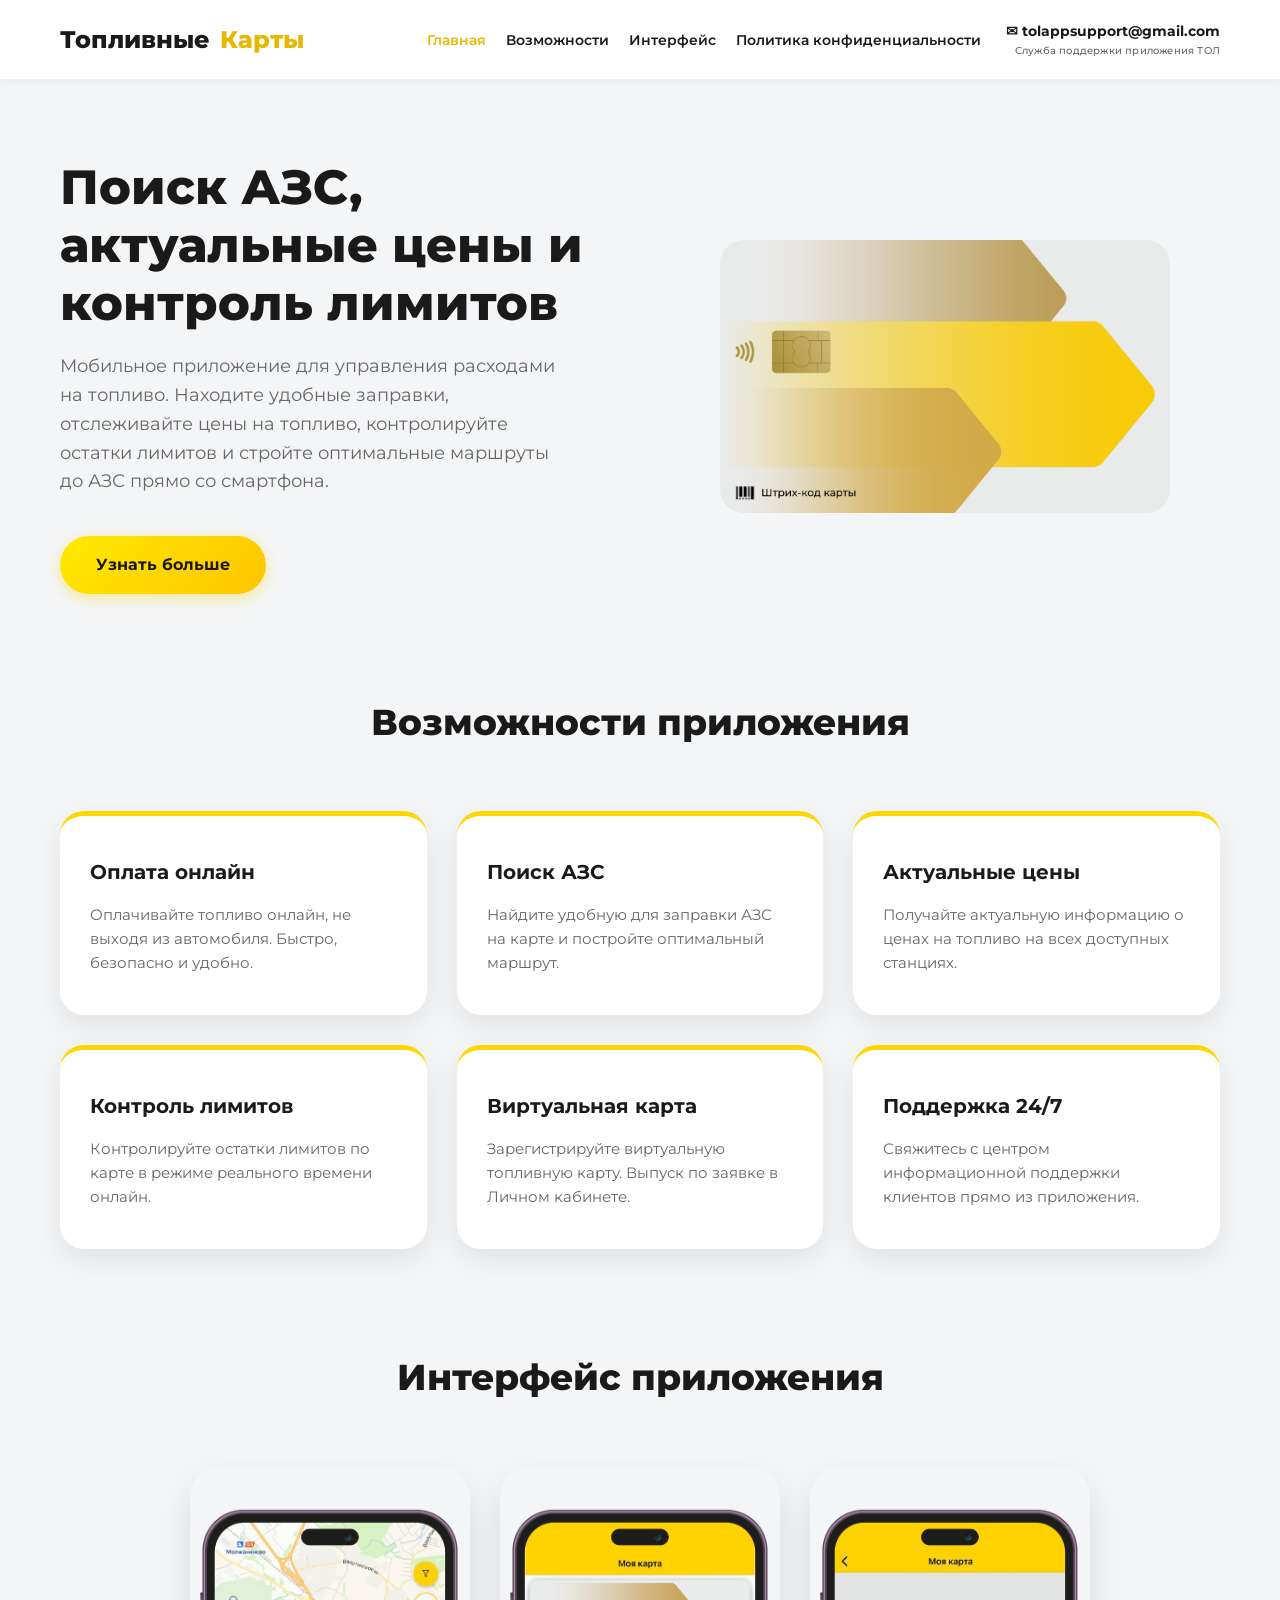
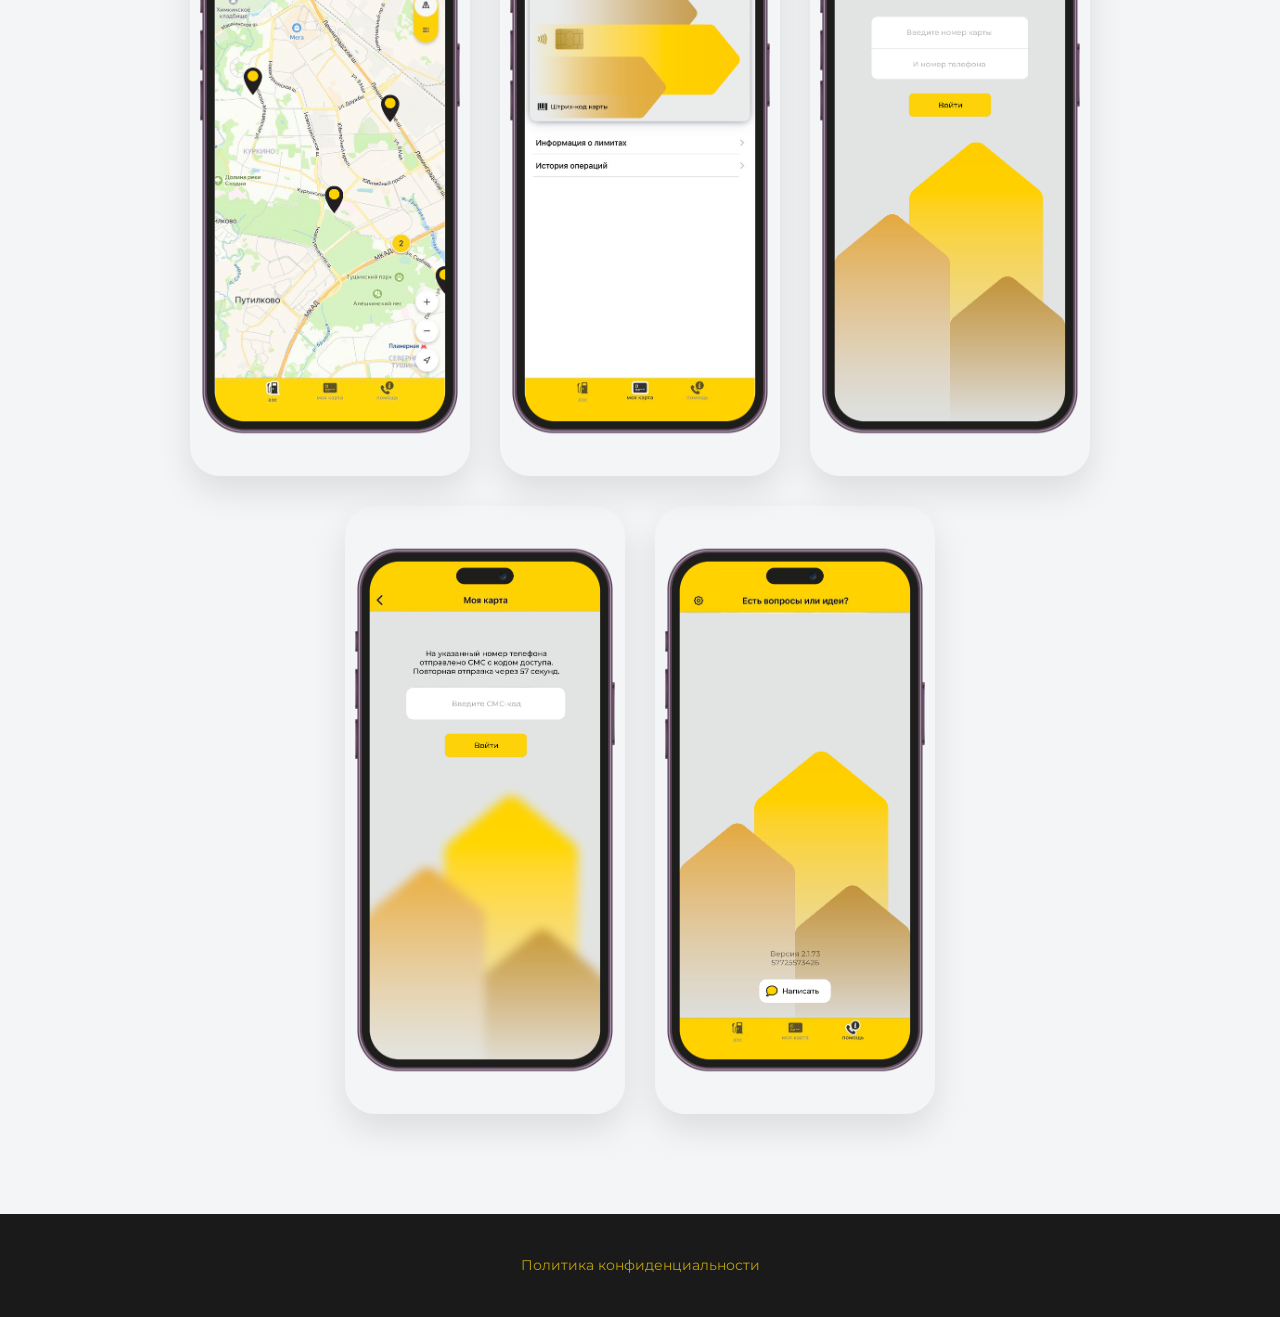
<file: index.html>
<!DOCTYPE html>
<html lang="ru">
<head>
    <meta charset="UTF-8">
    <meta name="viewport" content="width=device-width, initial-scale=1.0">
    <title>Топливные карты | Мобильное приложение ТОЛ</title>
    <link rel="stylesheet" href="style.css">
    <style>
        /* --- Стили для шапки и контактов --- */
        .header-contact {
            display: flex;
            flex-direction: column;
            align-items: flex-end;
            text-decoration: none;
            color: var(--text-dark);
            transition: color 0.3s;
            white-space: nowrap;
        }
        .header-contact:hover .contact-email {
            color: #E6B800;
        }
        .contact-email {
            font-weight: 700;
            font-size: 14px;
            transition: color 0.3s;
        }
        .contact-subtext {
            font-size: 10px;
            color: var(--text-muted);
            font-weight: 500;
            margin-top: 1px;
            letter-spacing: 0.2px;
        }
        
        /* --- Навигация: уменьшаем отступы, чтобы всё влезло в одну строку --- */
        .nav-links {
            gap: 20px; 
        }
        .nav-links a {
            font-size: 14px;
        }

        /* --- Дополнительные улучшения для карточек --- */
        .feature-card {
            transition: transform 0.3s, box-shadow 0.3s;
        }
        .feature-card:hover {
            transform: translateY(-8px);
            box-shadow: 0 15px 35px rgba(0, 0, 0, 0.12);
        }

        /* --- Адаптив для мобильных (ИСПРАВЛЕНО) --- */
        @media (max-width: 900px) {
            nav {
                flex-direction: column;
                gap: 15px;
                padding: 15px;
            }
            .header-contact {
                align-items: center; /* Выравниваем по центру на мобильном */
            }
            .nav-links {
                display: none; /* Скрываем меню на мобильных */
            }
        }
    </style>
</head>
<body>

    <header>
        <nav>
            <a href="index.html" class="logo">Топливные <span>Карты</span></a>
            
            <div style="display: flex; align-items: center; gap: 25px;">
                <div class="nav-links">
                    <a href="index.html" class="active">Главная</a>
                    <a href="#features">Возможности</a>
                    <a href="#gallery">Интерфейс</a>
                    <a href="privacy.html">Политика конфиденциальности</a>
                </div>
                <!-- Блок контактов поддержки в шапке -->
                <a href="mailto:tolappsupport@gmail.com" class="header-contact" title="Написать в службу поддержки">
                    <span class="contact-email">✉ tolappsupport@gmail.com</span>
                    <span class="contact-subtext">Служба поддержки приложения ТОЛ</span>
                </a>
            </div>
        </nav>
    </header>

    <main>
        <!-- Hero Section -->
        <section class="hero">
            <div class="hero-content">
                <h1>Поиск АЗС, актуальные цены и контроль лимитов</h1>
                <p>Мобильное приложение для управления расходами на топливо. Находите удобные заправки, отслеживайте цены на топливо, контролируйте остатки лимитов и стройте оптимальные маршруты до АЗС прямо со смартфона.</p>
                <a href="#features" class="btn">Узнать больше</a>
            </div>
            <div class="hero-image">
                <img src="card.png" alt="Топливная карта ТОЛ">
            </div>
        </section>

        <!-- Features Section -->
        <section id="features" class="container">
            <h2 class="section-title">Возможности приложения</h2>
            <div class="features-grid">
                <div class="feature-card">
                    <h3>Оплата онлайн</h3>
                    <p>Оплачивайте топливо онлайн, не выходя из автомобиля. Быстро, безопасно и удобно.</p>
                </div>
                <div class="feature-card">
                    <h3>Поиск АЗС</h3>
                    <p>Найдите удобную для заправки АЗС на карте и постройте оптимальный маршрут.</p>
                </div>
                <div class="feature-card">
                    <h3>Актуальные цены</h3>
                    <p>Получайте актуальную информацию о ценах на топливо на всех доступных станциях.</p>
                </div>
                <div class="feature-card">
                    <h3>Контроль лимитов</h3>
                    <p>Контролируйте остатки лимитов по карте в режиме реального времени онлайн.</p>
                </div>
                <div class="feature-card">
                    <h3>Виртуальная карта</h3>
                    <p>Зарегистрируйте виртуальную топливную карту. Выпуск по заявке в Личном кабинете.</p>
                </div>
                <div class="feature-card">
                    <h3>Поддержка 24/7</h3>
                    <p>Свяжитесь с центром информационной поддержки клиентов прямо из приложения.</p>
                </div>
            </div>
        </section>

        <!-- Gallery Section -->
        <section id="gallery" class="container">
            <h2 class="section-title">Интерфейс приложения</h2>
            <div class="gallery">
                <img src="screen-map.png" alt="Карта АЗС">
                <img src="screen-card.png" alt="Моя карта">
                <img src="screen-login.png" alt="Вход в приложение">
                <img src="screen-sms.png" alt="СМС код">
                <img src="screen-support.png" alt="Поддержка">
            </div>
        </section>
    </main>

    <footer>
        <p><a href="privacy.html" style="color: #FFD700; text-decoration: none;">Политика конфиденциальности</a></p>
    </footer>

</body>
</html>
</file>
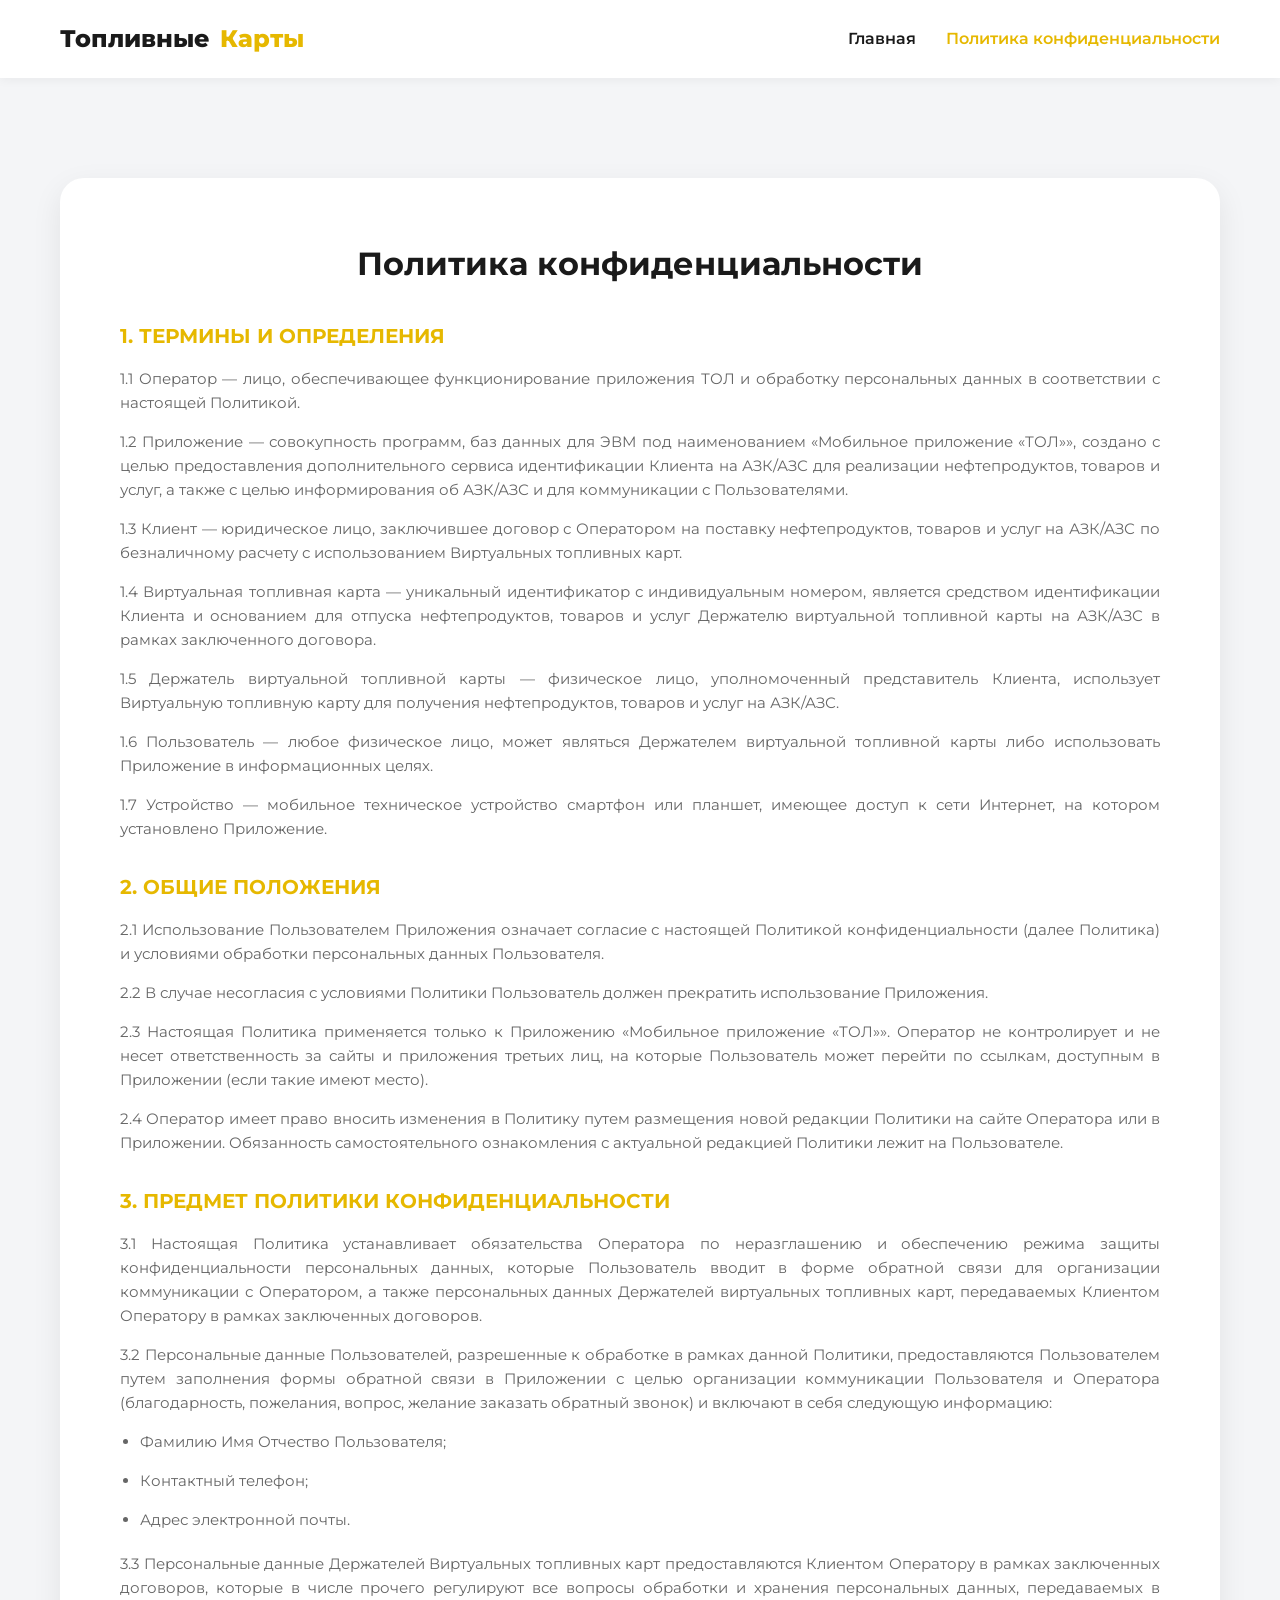
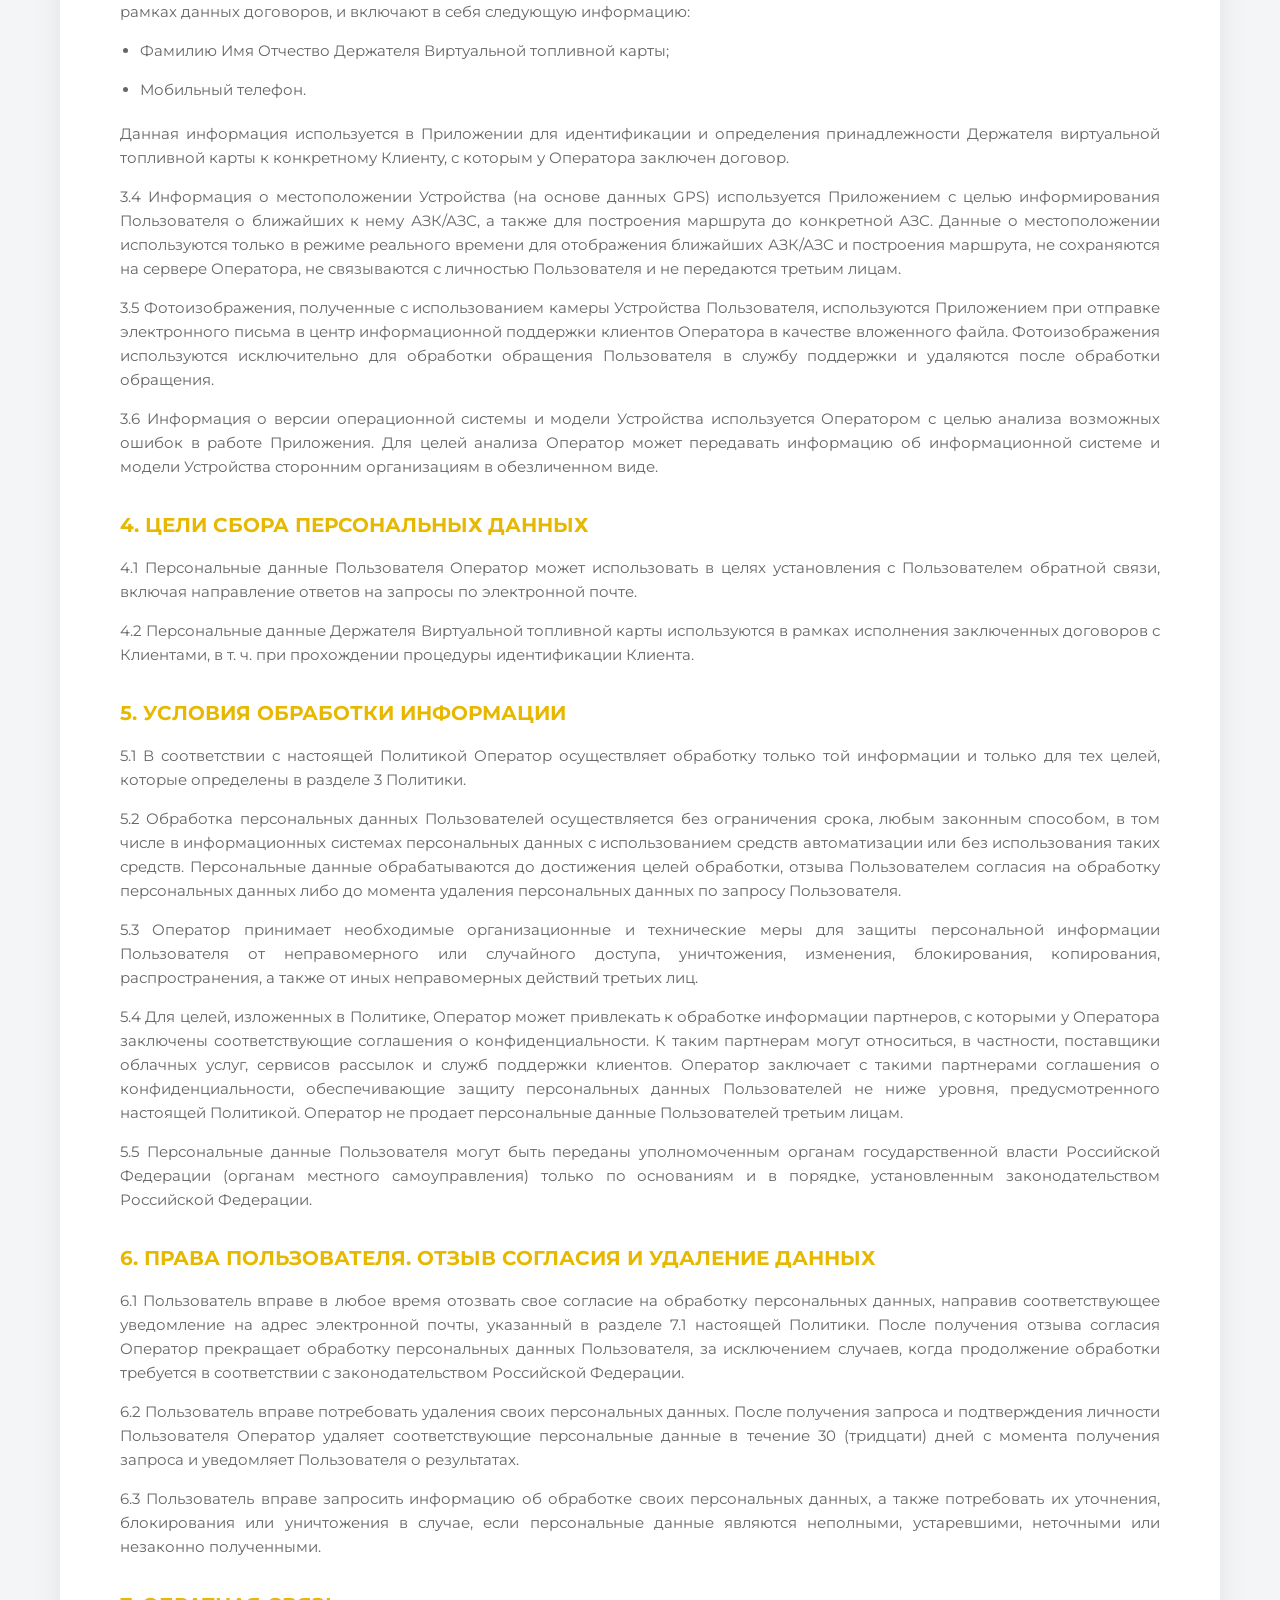
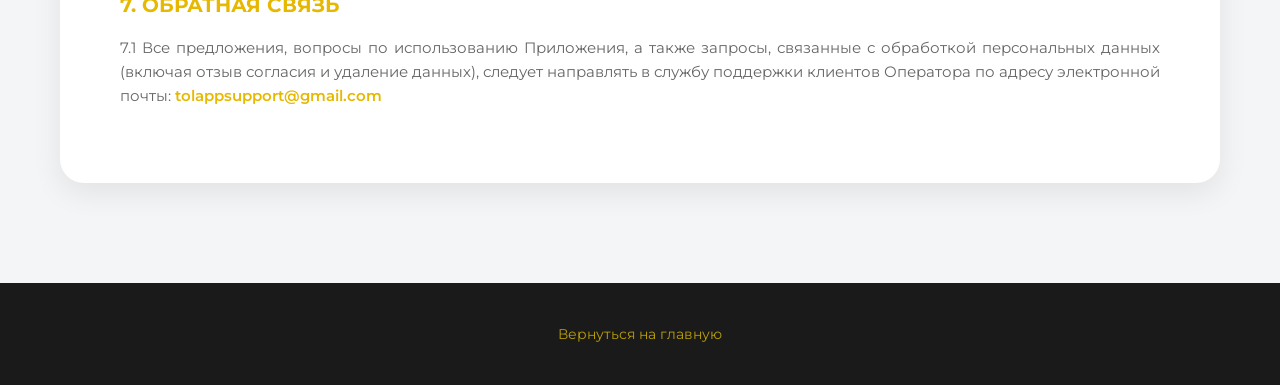
<file: privacy.html>
<!DOCTYPE html>
<html lang="ru">
<head>
    <meta charset="UTF-8">
    <meta name="viewport" content="width=device-width, initial-scale=1.0">
    <title>Политика конфиденциальности</title>
    <link rel="stylesheet" href="style.css">
</head>
<body>

    <header>
        <nav>
            <a href="index.html" class="logo">Топливные <span>Карты</span></a>
            <div class="nav-links">
                <a href="index.html">Главная</a>
                <a href="privacy.html" class="active">Политика конфиденциальности</a>
            </div>
        </nav>
    </header>

    <main class="container">
        <div class="policy-content">
            <h1>Политика конфиденциальности</h1>

            <h2>1. ТЕРМИНЫ И ОПРЕДЕЛЕНИЯ</h2>
            <p>1.1 Оператор — лицо, обеспечивающее функционирование приложения ТОЛ и обработку персональных данных в соответствии с настоящей Политикой.</p>
            <p>1.2 Приложение — совокупность программ, баз данных для ЭВМ под наименованием «Мобильное приложение «ТОЛ»», создано с целью предоставления дополнительного сервиса идентификации Клиента на АЗК/АЗС для реализации нефтепродуктов, товаров и услуг, а также с целью информирования об АЗК/АЗС и для коммуникации с Пользователями.</p>
            <p>1.3 Клиент — юридическое лицо, заключившее договор с Оператором на поставку нефтепродуктов, товаров и услуг на АЗК/АЗС по безналичному расчету с использованием Виртуальных топливных карт.</p>
            <p>1.4 Виртуальная топливная карта — уникальный идентификатор с индивидуальным номером, является средством идентификации Клиента и основанием для отпуска нефтепродуктов, товаров и услуг Держателю виртуальной топливной карты на АЗК/АЗС в рамках заключенного договора.</p>
            <p>1.5 Держатель виртуальной топливной карты — физическое лицо, уполномоченный представитель Клиента, использует Виртуальную топливную карту для получения нефтепродуктов, товаров и услуг на АЗК/АЗС.</p>
            <p>1.6 Пользователь — любое физическое лицо, может являться Держателем виртуальной топливной карты либо использовать Приложение в информационных целях.</p>
            <p>1.7 Устройство — мобильное техническое устройство смартфон или планшет, имеющее доступ к сети Интернет, на котором установлено Приложение.</p>

            <h2>2. ОБЩИЕ ПОЛОЖЕНИЯ</h2>
            <p>2.1 Использование Пользователем Приложения означает согласие с настоящей Политикой конфиденциальности (далее Политика) и условиями обработки персональных данных Пользователя.</p>
            <p>2.2 В случае несогласия с условиями Политики Пользователь должен прекратить использование Приложения.</p>
            <p>2.3 Настоящая Политика применяется только к Приложению «Мобильное приложение «ТОЛ»». Оператор не контролирует и не несет ответственность за сайты и приложения третьих лиц, на которые Пользователь может перейти по ссылкам, доступным в Приложении (если такие имеют место).</p>
            <p>2.4 Оператор имеет право вносить изменения в Политику путем размещения новой редакции Политики на сайте Оператора или в Приложении. Обязанность самостоятельного ознакомления с актуальной редакцией Политики лежит на Пользователе.</p>

            <h2>3. ПРЕДМЕТ ПОЛИТИКИ КОНФИДЕНЦИАЛЬНОСТИ</h2>
            <p>3.1 Настоящая Политика устанавливает обязательства Оператора по неразглашению и обеспечению режима защиты конфиденциальности персональных данных, которые Пользователь вводит в форме обратной связи для организации коммуникации с Оператором, а также персональных данных Держателей виртуальных топливных карт, передаваемых Клиентом Оператору в рамках заключенных договоров.</p>
            <p>3.2 Персональные данные Пользователей, разрешенные к обработке в рамках данной Политики, предоставляются Пользователем путем заполнения формы обратной связи в Приложении с целью организации коммуникации Пользователя и Оператора (благодарность, пожелания, вопрос, желание заказать обратный звонок) и включают в себя следующую информацию:</p>
            <ul>
                <li>Фамилию Имя Отчество Пользователя;</li>
                <li>Контактный телефон;</li>
                <li>Адрес электронной почты.</li>
            </ul>
            <p>3.3 Персональные данные Держателей Виртуальных топливных карт предоставляются Клиентом Оператору в рамках заключенных договоров, которые в числе прочего регулируют все вопросы обработки и хранения персональных данных, передаваемых в рамках данных договоров, и включают в себя следующую информацию:</p>
            <ul>
                <li>Фамилию Имя Отчество Держателя Виртуальной топливной карты;</li>
                <li>Мобильный телефон.</li>
            </ul>
            <p>Данная информация используется в Приложении для идентификации и определения принадлежности Держателя виртуальной топливной карты к конкретному Клиенту, с которым у Оператора заключен договор.</p>
            <p>3.4 Информация о местоположении Устройства (на основе данных GPS) используется Приложением с целью информирования Пользователя о ближайших к нему АЗК/АЗС, а также для построения маршрута до конкретной АЗС. Данные о местоположении используются только в режиме реального времени для отображения ближайших АЗК/АЗС и построения маршрута, не сохраняются на сервере Оператора, не связываются с личностью Пользователя и не передаются третьим лицам.</p>
            <p>3.5 Фотоизображения, полученные с использованием камеры Устройства Пользователя, используются Приложением при отправке электронного письма в центр информационной поддержки клиентов Оператора в качестве вложенного файла. Фотоизображения используются исключительно для обработки обращения Пользователя в службу поддержки и удаляются после обработки обращения.</p>
            <p>3.6 Информация о версии операционной системы и модели Устройства используется Оператором с целью анализа возможных ошибок в работе Приложения. Для целей анализа Оператор может передавать информацию об информационной системе и модели Устройства сторонним организациям в обезличенном виде.</p>

            <h2>4. ЦЕЛИ СБОРА ПЕРСОНАЛЬНЫХ ДАННЫХ</h2>
            <p>4.1 Персональные данные Пользователя Оператор может использовать в целях установления с Пользователем обратной связи, включая направление ответов на запросы по электронной почте.</p>
            <p>4.2 Персональные данные Держателя Виртуальной топливной карты используются в рамках исполнения заключенных договоров с Клиентами, в т. ч. при прохождении процедуры идентификации Клиента.</p>

            <h2>5. УСЛОВИЯ ОБРАБОТКИ ИНФОРМАЦИИ</h2>
            <p>5.1 В соответствии с настоящей Политикой Оператор осуществляет обработку только той информации и только для тех целей, которые определены в разделе 3 Политики.</p>
            <p>5.2 Обработка персональных данных Пользователей осуществляется без ограничения срока, любым законным способом, в том числе в информационных системах персональных данных с использованием средств автоматизации или без использования таких средств. Персональные данные обрабатываются до достижения целей обработки, отзыва Пользователем согласия на обработку персональных данных либо до момента удаления персональных данных по запросу Пользователя.</p>
            <p>5.3 Оператор принимает необходимые организационные и технические меры для защиты персональной информации Пользователя от неправомерного или случайного доступа, уничтожения, изменения, блокирования, копирования, распространения, а также от иных неправомерных действий третьих лиц.</p>
            <p>5.4 Для целей, изложенных в Политике, Оператор может привлекать к обработке информации партнеров, с которыми у Оператора заключены соответствующие соглашения о конфиденциальности. К таким партнерам могут относиться, в частности, поставщики облачных услуг, сервисов рассылок и служб поддержки клиентов. Оператор заключает с такими партнерами соглашения о конфиденциальности, обеспечивающие защиту персональных данных Пользователей не ниже уровня, предусмотренного настоящей Политикой. Оператор не продает персональные данные Пользователей третьим лицам.</p>
            <p>5.5 Персональные данные Пользователя могут быть переданы уполномоченным органам государственной власти Российской Федерации (органам местного самоуправления) только по основаниям и в порядке, установленным законодательством Российской Федерации.</p>

            <h2>6. ПРАВА ПОЛЬЗОВАТЕЛЯ. ОТЗЫВ СОГЛАСИЯ И УДАЛЕНИЕ ДАННЫХ</h2>
            <p>6.1 Пользователь вправе в любое время отозвать свое согласие на обработку персональных данных, направив соответствующее уведомление на адрес электронной почты, указанный в разделе 7.1 настоящей Политики. После получения отзыва согласия Оператор прекращает обработку персональных данных Пользователя, за исключением случаев, когда продолжение обработки требуется в соответствии с законодательством Российской Федерации.</p>
            <p>6.2 Пользователь вправе потребовать удаления своих персональных данных. После получения запроса и подтверждения личности Пользователя Оператор удаляет соответствующие персональные данные в течение 30 (тридцати) дней с момента получения запроса и уведомляет Пользователя о результатах.</p>
            <p>6.3 Пользователь вправе запросить информацию об обработке своих персональных данных, а также потребовать их уточнения, блокирования или уничтожения в случае, если персональные данные являются неполными, устаревшими, неточными или незаконно полученными.</p>

            <h2>7. ОБРАТНАЯ СВЯЗЬ</h2>
            <p>7.1 Все предложения, вопросы по использованию Приложения, а также запросы, связанные с обработкой персональных данных (включая отзыв согласия и удаление данных), следует направлять в службу поддержки клиентов Оператора по адресу электронной почты: <a href="mailto:tolappsupport@gmail.com" style="color: #E6B800; text-decoration: none; font-weight: 600;">tolappsupport@gmail.com</a></p>
        </div>
    </main>

    <footer>
        <p><a href="index.html" style="color: #FFD700; text-decoration: none;">Вернуться на главную</a></p>
    </footer>

</body>
</html>
</file>
<file: style.css>
@import url('https://fonts.googleapis.com/css2?family=Montserrat:wght@400;500;600;700;800&display=swap');

:root {
    --primary-yellow: #FFD700;
    --primary-hover: #E6C200;
    --text-dark: #1A1A1A;
    --text-muted: #666666;
    --bg-light: #F4F5F7;
    --bg-white: #FFFFFF;
    --gradient-gold: linear-gradient(135deg, #e6c587 0%, #c9a35c 100%);
    --gradient-yellow: linear-gradient(135deg, #FFEA00 0%, #FFC400 100%);
    --border-radius: 24px;
    --shadow: 0 10px 30px rgba(0, 0, 0, 0.08);
}

* {
    margin: 0;
    padding: 0;
    box-sizing: border-box;
    font-family: 'Montserrat', sans-serif;
}

body {
    background-color: var(--bg-light);
    color: var(--text-dark);
    line-height: 1.6;
    overflow-x: hidden;
}

/* Навигация */
header {
    background: rgba(255, 255, 255, 0.95);
    backdrop-filter: blur(10px);
    position: sticky;
    top: 0;
    z-index: 100;
    box-shadow: 0 2px 10px rgba(0,0,0,0.05);
}

nav {
    max-width: 1200px;
    margin: 0 auto;
    padding: 20px;
    display: flex;
    justify-content: space-between;
    align-items: center;
}

.logo {
    font-size: 24px;
    font-weight: 800;
    color: var(--text-dark);
    text-decoration: none;
    display: flex;
    align-items: center;
    gap: 10px;
}

.logo span {
    color: #E6B800;
}

.nav-links {
    display: flex;
    gap: 30px;
}

.nav-links a {
    text-decoration: none;
    color: var(--text-dark);
    font-weight: 600;
    transition: color 0.3s;
}

.nav-links a:hover, .nav-links a.active {
    color: #E6B800;
}

/* Главный баннер */
.hero {
    max-width: 1200px;
    margin: 80px auto;
    padding: 0 20px;
    display: flex;
    align-items: center;
    gap: 60px;
}

.hero-content {
    flex: 1;
}

.hero-content h1 {
    font-size: 48px;
    line-height: 1.2;
    margin-bottom: 20px;
    font-weight: 800;
}

.hero-content p {
    font-size: 18px;
    color: var(--text-muted);
    margin-bottom: 40px;
    max-width: 500px;
}

.btn {
    display: inline-block;
    padding: 16px 36px;
    background: var(--gradient-yellow);
    color: var(--text-dark);
    text-decoration: none;
    font-weight: 700;
    border-radius: 50px;
    font-size: 16px;
    transition: transform 0.3s, box-shadow 0.3s;
    border: none;
    cursor: pointer;
    box-shadow: 0 4px 15px rgba(255, 215, 0, 0.4);
}

.btn:hover {
    transform: translateY(-3px);
    box-shadow: 0 8px 25px rgba(255, 215, 0, 0.6);
}

.hero-image {
    flex: 1;
    position: relative;
    display: flex;
    justify-content: center;
}

.hero-image img {
    width: 100%;
    max-width: 450px;
    border-radius: var(--border-radius);
    /* Убираем тень, если фон прозрачный, или оставляем для красоты */
}

/* Секции */
.section-title {
    text-align: center;
    font-size: 36px;
    font-weight: 800;
    margin-bottom: 60px;
}

.container {
    max-width: 1200px;
    margin: 100px auto;
    padding: 0 20px;
}

/* Сетка функций */
.features-grid {
    display: grid;
    grid-template-columns: repeat(auto-fit, minmax(320px, 1fr));
    gap: 30px;
}

.feature-card {
    background: var(--bg-white);
    padding: 40px 30px;
    border-radius: var(--border-radius);
    box-shadow: var(--shadow);
    transition: transform 0.3s;
    border-top: 5px solid var(--primary-yellow);
    position: relative;
    overflow: hidden;
}

.feature-card:hover {
    transform: translateY(-5px);
}

.feature-card h3 {
    font-size: 20px;
    margin-bottom: 15px;
    font-weight: 700;
}

.feature-card p {
    color: var(--text-muted);
    font-size: 15px;
}

/* Галерея скриншотов */
.gallery {
    display: flex;
    justify-content: center;
    gap: 30px;
    flex-wrap: wrap;
    margin-top: 50px;
}

.gallery img {
    width: 280px;
    border-radius: 30px;
    box-shadow: 0 15px 35px rgba(0,0,0,0.1);
    transition: transform 0.3s;
}

.gallery img:hover {
    transform: scale(1.05);
}

/* Блок предупреждения */
.alert-box {
    background: var(--gradient-gold);
    color: var(--text-dark);
    padding: 40px;
    border-radius: var(--border-radius);
    text-align: center;
    margin-top: 80px;
    box-shadow: var(--shadow);
}

.alert-box h3 {
    font-size: 24px;
    margin-bottom: 15px;
    font-weight: 800;
}

/* Страница Политики */
.policy-content {
    background: var(--bg-white);
    padding: 60px;
    border-radius: var(--border-radius);
    box-shadow: var(--shadow);
}

.policy-content h1 {
    font-size: 32px;
    margin-bottom: 30px;
    text-align: center;
}

.policy-content h2 {
    font-size: 20px;
    margin: 30px 0 15px 0;
    color: #E6B800;
}

.policy-content p, .policy-content li {
    margin-bottom: 15px;
    color: var(--text-muted);
    font-size: 15px;
    text-align: justify;
}

.policy-content ul {
    padding-left: 20px;
    margin-bottom: 20px;
}

/* Футер */
footer {
    background: var(--text-dark);
    color: var(--bg-white);
    padding: 40px 20px;
    text-align: center;
    margin-top: 100px;
}

footer p {
    opacity: 0.7;
    font-size: 14px;
}

/* Адаптивность */
@media (max-width: 900px) {
    .hero {
        flex-direction: column;
        text-align: center;
        margin-top: 40px;
    }
    .hero-content p {
        margin: 0 auto 30px auto;
    }
    .nav-links {
        display: none; /* Для простоты на мобильных скрываем меню */
    }
    .policy-content {
        padding: 30px 20px;
    }
    .gallery img {
        width: 100%;
        max-width: 300px;
    }
}
</file>
